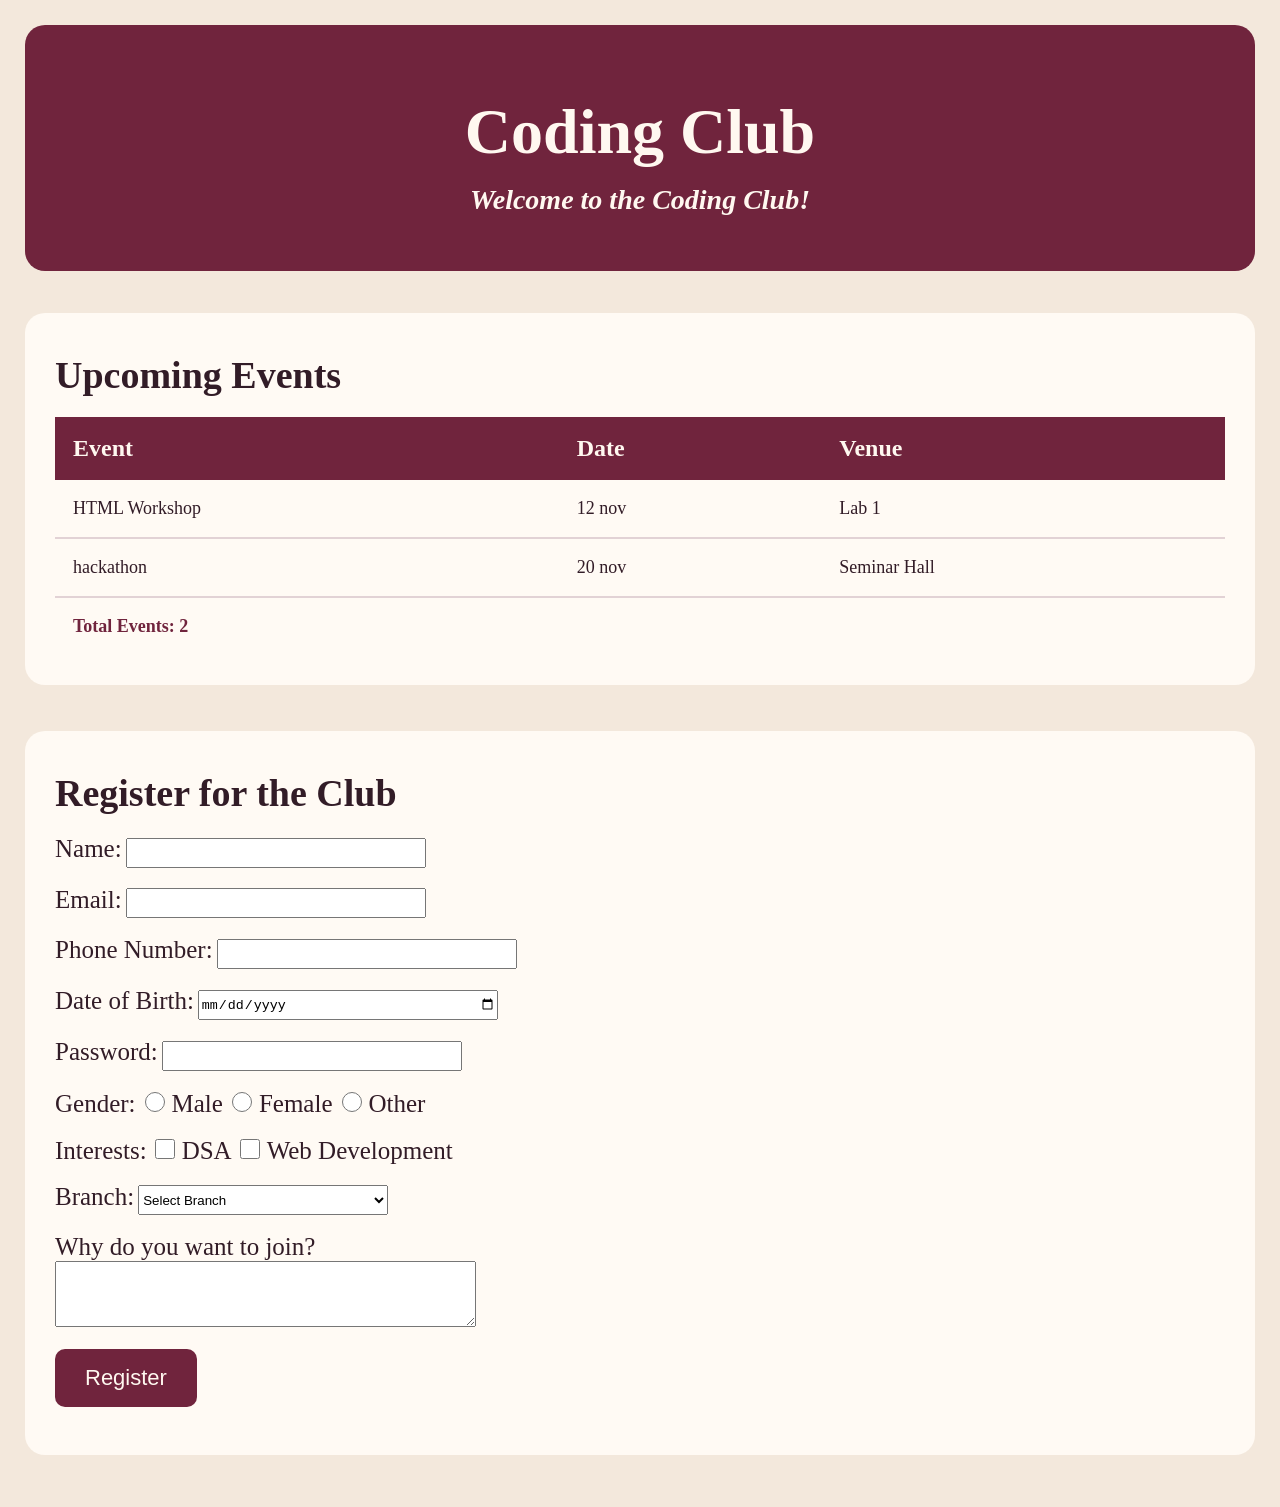
<file: Projects/clubEvent-Week-3,4/clubEvent.html>
<!DOCTYPE html>
<html lang="en">
<head>
    <meta charset="UTF-8">
    <meta name="viewport" content="width=device-width, initial-scale=1.0">
    <title>Document</title>
    <link rel="stylesheet" href="clubEvent.css">
    <link rel="icon" href="./icon.png">
</head>
<body>
    
    <header class="hero">
        <h1 class = "heading">Coding Club</h1>
        <em class="quote">Welcome to the Coding Club!</em>
    </header>
    <br>
    <div class="blockBg">
        <h2 class="upcomingEvent">Upcoming Events</h2>
        <table class="table">
            <tr>
                <th>Event</th>
                <th>Date</th>
                <th>Venue</th>
            </tr>
            <tbody>
            <tr>
                <td>HTML Workshop</td>
                <td>12 nov</td>
                <td>Lab 1</td>
            </tr>
            <tr>
                <td>hackathon</td>
            <td>20 nov</td>
            <td>Seminar Hall</td>
            </tr>
            </tbody>
            <tfoot>
                <tr>
                    <td colspan="3">Total Events: 2</td>
                </tr>
            </tfoot>
        </table>
    </div>
    <br>
    <div class="blockBg">
        <h2 class="upcomingEvent">Register for the Club</h2>
    <form action="submit" method="post">
        <label for="name">Name:</label>
        <input type="text" id="name" name="name" required><br><br>

        <label for="email">Email:</label>
        <input type="email" id="email" name="email" required><br><br>

        <label for="phone">Phone Number:</label>
        <input type="tel" id="phone" name="phone" required><br><br>

        <label for="dob">Date of Birth:</label>
        <input type="date" id="dob" name="dob" required><br><br>

        <label for="password">Password:</label>
        <input type="password" id="password" name="password" required><br><br>

        <label for="Gender">Gender:</label>

        <input type="radio" id="tickBox" name="gender" value="male" required >
        <label for="male">Male</label>

        <input type="radio" id="tickBox" name="gender" value="female" required>
        <label for="female">Female</label>

        <input type="radio" id="tickBox" name="gender" value="other" required>
        <label for="other">Other</label><br><br>

        
    
        
        <label for="interest">Interests:</label>
        <input type="checkbox" id="tickBox" name="interests" value="DSA">
        <label for="DSA">DSA</label>
        <input type="checkbox" id="tickBox" name="interests" value="Web">
        <label for="Web">Web Development</label><br><br>

        <label for="branch" >Branch:</label>
        <select id="branch" name="branch" required>
            <option value="" selected disabled>Select Branch</option>
            <option value="CSE">CSE</option>
            <option value="BCA">BCA</option>
            <option value="Electrical Engineering">Electrical Engineering</option>
            <option value="Mechanical Engineering">Mechanical Engineering</option>
            <option value="Civil Engineering">Civil Engineering</option>
            <option value="BBA">BBA</option>
        </select><br><br>

        <label for="description">Why do you want to join?</label><br>
        <textarea id="description" name="description" rows="4" cols="50" required></textarea><br><br>

        <button type="submit">Register</button><br><br>
        
    </form>    
    </div>
</body>
</html>
</file>
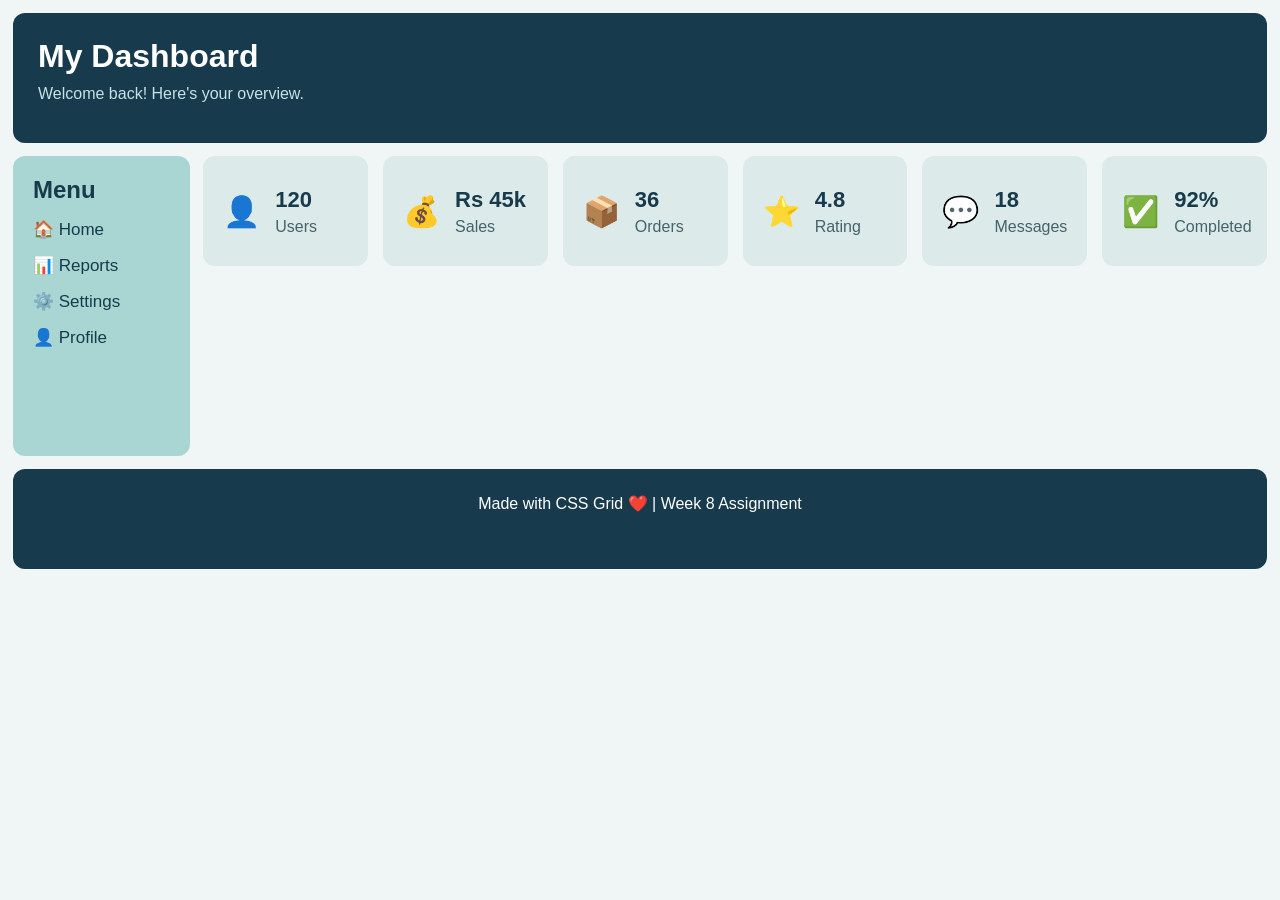
<file: Projects/Dashboard-Week-8/dashboard.html>
<!DOCTYPE html>
<html lang="en">
<head>
    <meta charset="UTF-8">
    <meta name="viewport" content="width=device-width, initial-scale=1.0">
    <title>My Dashboard</title>
    <link rel="stylesheet" href="Dashboard.css">
</head>
<body>

    <div class="dashboard">

        <!-- Top Header -->
        <header class="header">
            <h1>My Dashboard</h1>
            <p>Welcome back! Here's your overview.</p>
        </header>

        <!-- Side Menu -->
        <aside class="sidebar">
            <h2>Menu</h2>
            <ul>
                <li><a href="#">🏠 Home</a></li>
                <li><a href="#">📊 Reports</a></li>
                <li><a href="#">⚙️ Settings</a></li>
                <li><a href="#">👤 Profile</a></li>
            </ul>
        </aside>

        <!-- Main Dashboard Area -->
        <main class="main">

            <div class="card">
                <span class="icon">👤</span>
                <div class="card-info">
                    <h3>120</h3>
                    <p>Users</p>
                </div>
            </div>

            <div class="card">
                <span class="icon">💰</span>
                <div class="card-info">
                    <h3>Rs 45k</h3>
                    <p>Sales</p>
                </div>
            </div>

            <div class="card">
                <span class="icon">📦</span>
                <div class="card-info">
                    <h3>36</h3>
                    <p>Orders</p>
                </div>
            </div>

            <div class="card">
                <span class="icon">⭐</span>
                <div class="card-info">
                    <h3>4.8</h3>
                    <p>Rating</p>
                </div>
            </div>

            <div class="card">
                <span class="icon">💬</span>
                <div class="card-info">
                    <h3>18</h3>
                    <p>Messages</p>
                </div>
            </div>

            <div class="card">
                <span class="icon">✅</span>
                <div class="card-info">
                    <h3>92%</h3>
                    <p>Completed</p>
                </div>
            </div>

        </main>

        <!-- Footer -->
        <footer class="footer">
            <p>Made with CSS Grid ❤️ | Week 8 Assignment</p>
        </footer>

    </div>

</body>
</html>
</file>
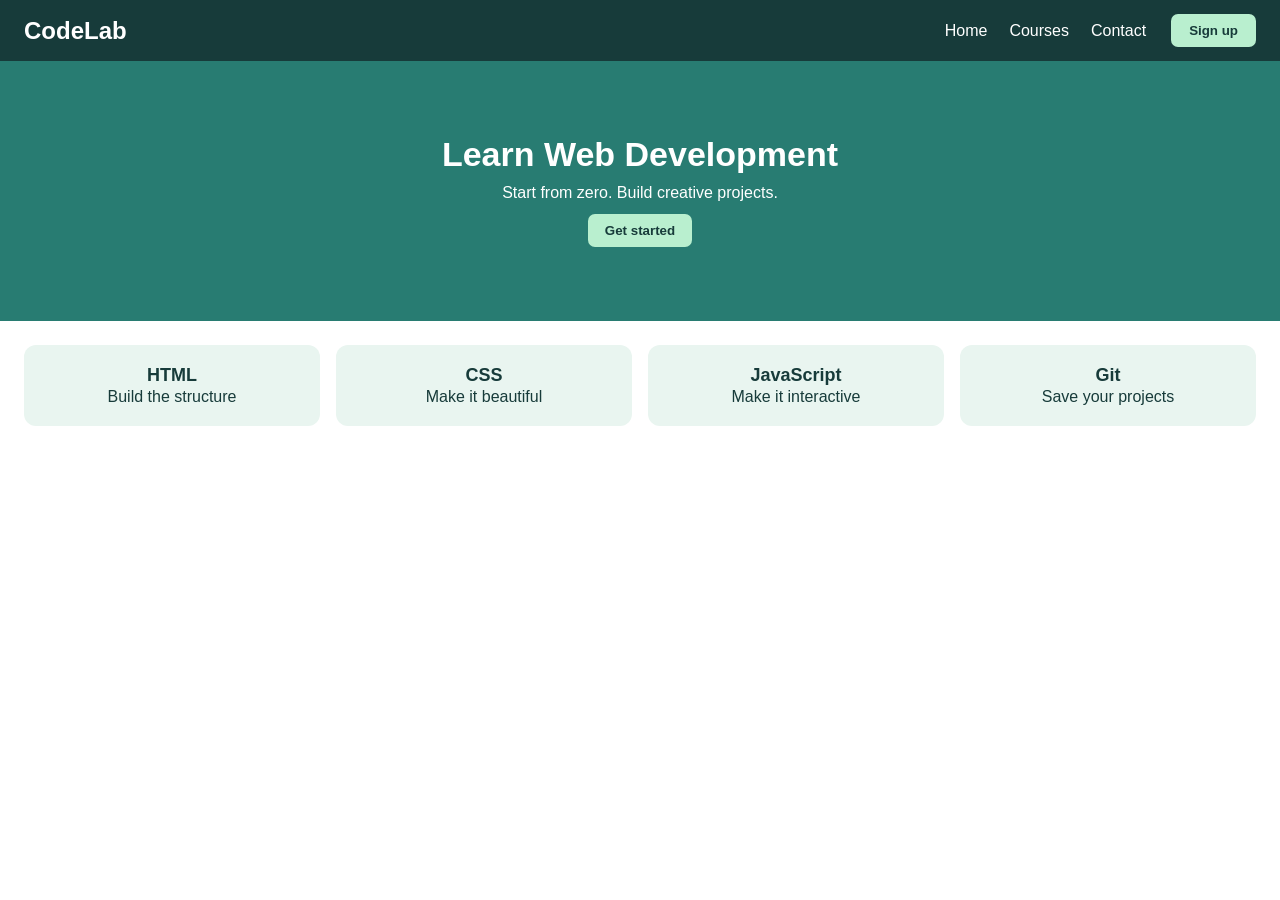
<file: Projects/landingPage-Week-7/landingPage.html>
<!DOCTYPE html>
<html lang="en">
<head>
    <meta charset="UTF-8">
    <meta name="viewport" content="width=device-width, initial-scale=1.0">
    <title>CodeLab - Web Development</title>
    <link rel="stylesheet" href="landingPage.css">
</head>
<body>

    <!-- 7.1 Navbar -->
    <nav class="navbar">

        <h2 class="logo">CodeLab</h2>

        <div class="nav-right">
            <div class="nav-links">
                <a href="#">Home</a>
                <a href="#">Courses</a>
                <a href="#">Contact</a>
            </div>

            <button class="signup-btn">Sign up</button>
        </div>

    </nav>

    <!-- 7.2 Banner -->
    <section class="hero">

        <h1>Learn Web Development</h1>

        <p>Start from zero. Build creative projects.</p>

        <button class="start-btn">Get started</button>

    </section>

    <!-- 7.3 Cards -->
    <section class="courses">

        <div class="course-card">
            <h3>HTML</h3>
            <p>Build the structure</p>
        </div>

        <div class="course-card">
            <h3>CSS</h3>
            <p>Make it beautiful</p>
        </div>

        <div class="course-card">
            <h3>JavaScript</h3>
            <p>Make it interactive</p>
        </div>

        <div class="course-card">
            <h3>Git</h3>
            <p>Save your projects</p>
        </div>

    </section>

</body>
</html>
</file>
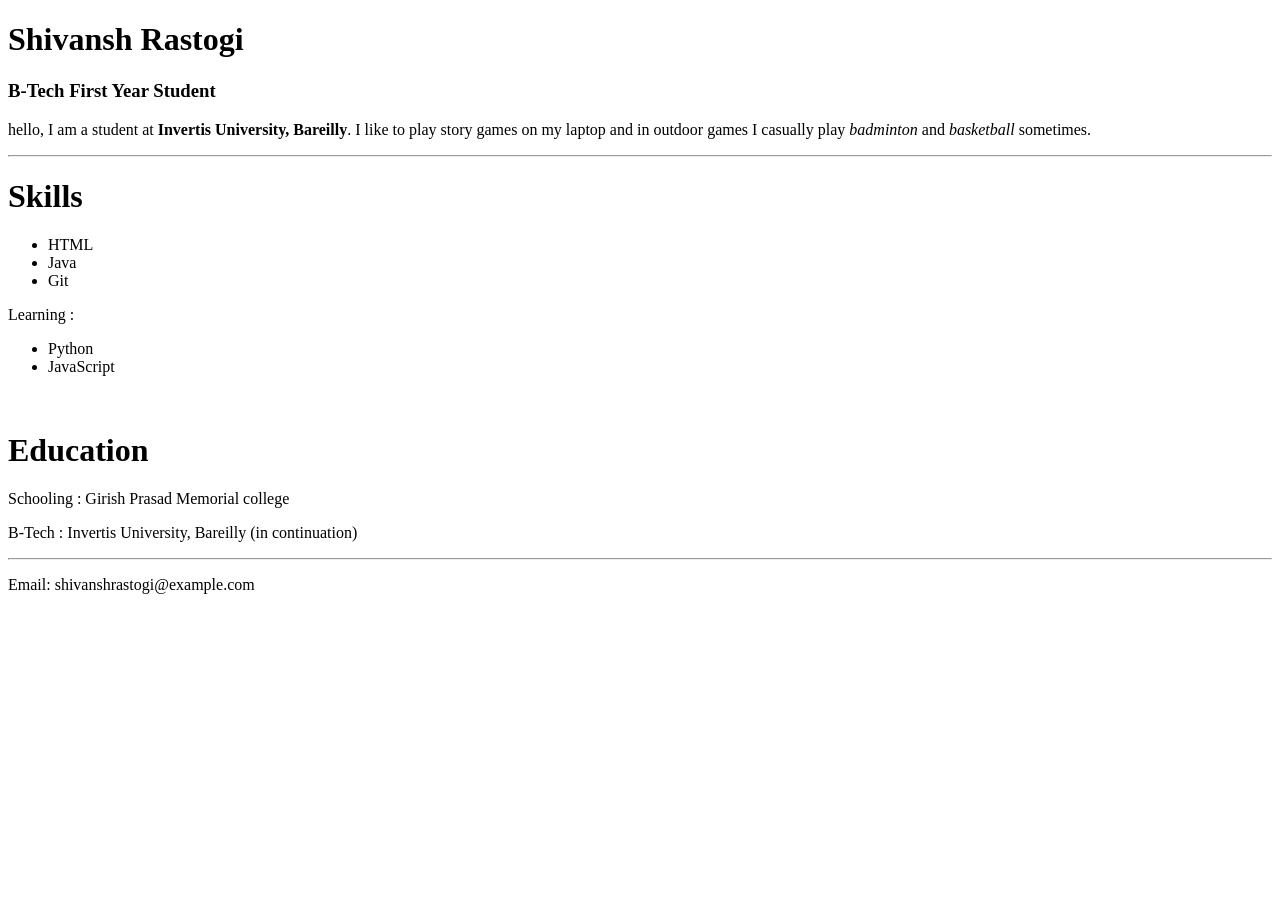
<file: Projects/myResume-Week-2/MyResumePage.html>
<!DOCTYPE html>
    <html lang="en">
    <head>
        <meta charset="UTF-8">
        <meta name="viewport" content="width=device-width, initial-scale=1.0">
        <title>Shivansh Rastogi - Resume</title>
    </head>
    <body>
        <h1>Shivansh Rastogi</h1>
        <h3>B-Tech First Year Student</h3>
        <p>hello, I am a student at <strong>Invertis University, Bareilly</strong>. I like to play story games on my laptop and in outdoor games I casually play <em>badminton</em> and <em>basketball</em> sometimes.</p>
            <hr>
        <div class="skills" >
            <h1>Skills</h1>
            <ul>
                <li>HTML</li>
                <li>Java</li>
                <li>Git</li>
            </ul>
            <caption>Learning :</caption>
            <ul>
                <li>Python</li>
                <li>JavaScript</li>
            </ul>
        </div>
        <br>
        <div class="education">
            <h1>Education</h1>
            <p>Schooling : Girish Prasad Memorial college</p>
            <p>B-Tech : Invertis University, Bareilly (in continuation)</p>
        </div>
        <hr>
        <p>Email: shivanshrastogi@example.com</p>
    </body>
</html>
</file>
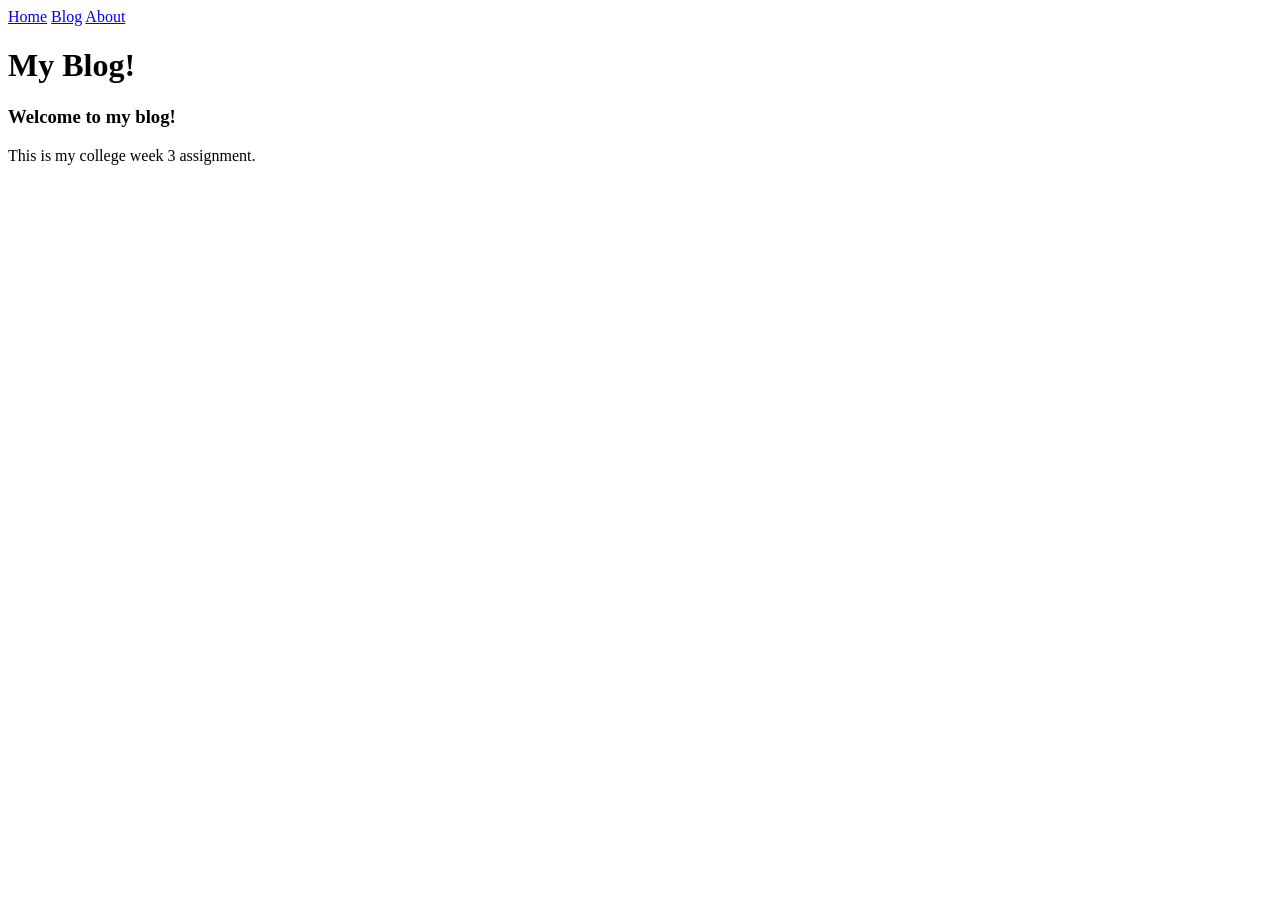
<file: Projects/Portfolio-week-3/blog.html>
<!DOCTYPE html>
<html lang="en">
<head>
    <meta charset="UTF-8">
    <meta name="viewport" content="width=device-width, initial-scale=1.0">
    <title>Blog</title>
</head>
<body>
    <nav>
        <a href="./Index.html">Home</a>
        <a href="./blog.html">Blog</a>
        <a href="./about.html">About</a>
    </nav>
    <main>
        <h1>My Blog!</h1>
        <h3>Welcome to my blog!</h3>
        <p>This is my college week 3 assignment.</p>
    </main>
</body>
</html>
</file>
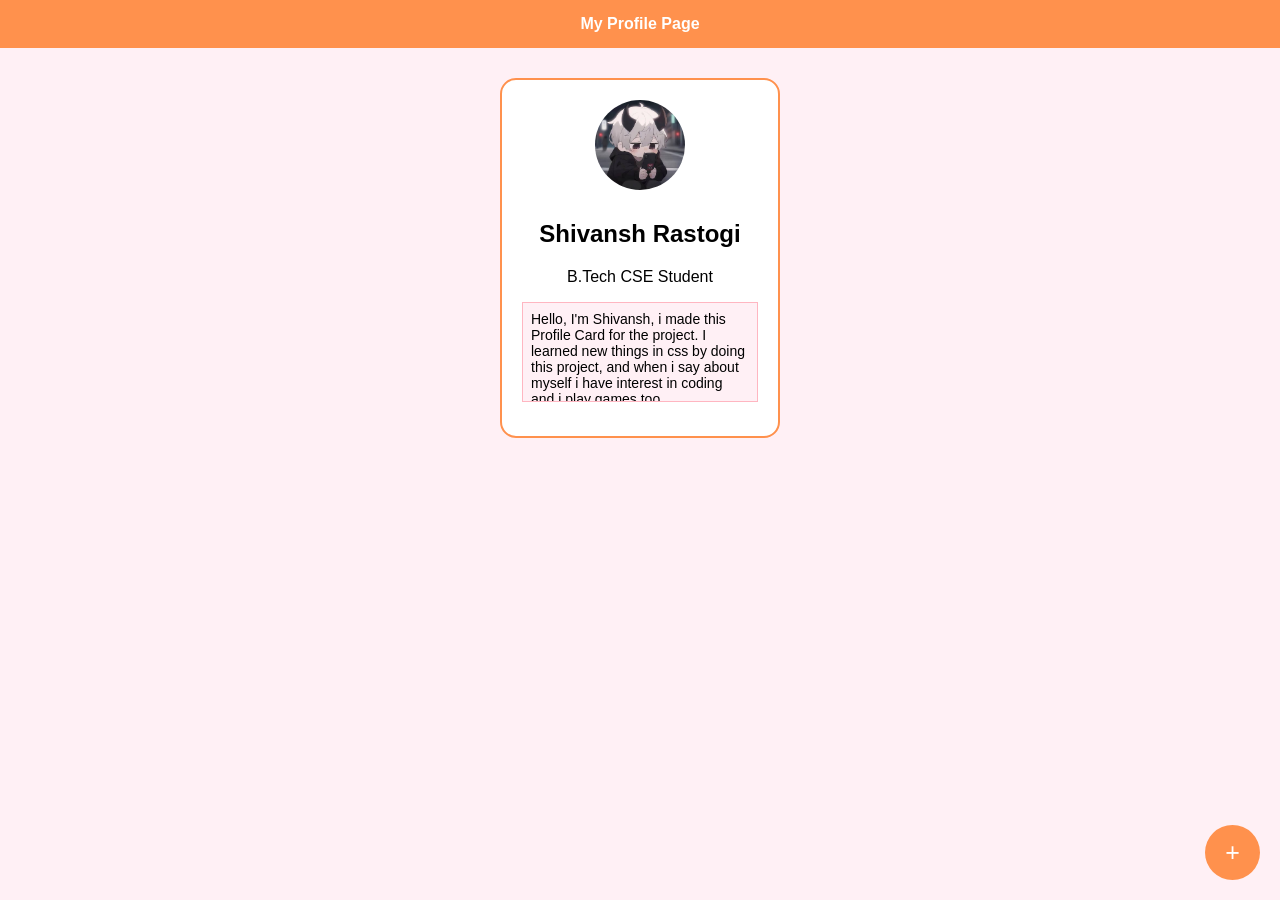
<file: Projects/profileCard-Week-5,6/profileCard.html>
<!DOCTYPE html>
<html lang="en">
<head>
    <meta charset="UTF-8">
    <meta name="viewport" content="width=device-width, initial-scale=1.0">
    <title>Profile Card</title>
    <link rel="StyleSheet" href="./profileCard.css">
</head>
<body>

    <div class="top-bar">
        My Profile Page
    </div>

    <div class="container">

        <div class="profile-card">

            <div class="avatar">
                <img src="profile.jpg" alt="My Profile Photo">
            </div>

            <h2>Shivansh Rastogi</h2>

            <p>B.Tech CSE Student</p>

            <div class="bio">
                <p>Hello, I'm Shivansh, i made this Profile Card for the project. I learned new things in css by doing this project, and when i say about myself i have interest in coding and i play games too.</p>
            </div>

        </div>

    </div>

    <button class="add-button">+</button>

</body>
</html>
</file>
<file: Projects/clubEvent-Week-3,4/clubEvent.css>
* {
    box-sizing: border-box;
}

body {
    margin: 0;
    padding: 25px;
    background-color: #f3e8dc;
    color: #321c27;
    font-family: Georgia, "Times New Roman", serif;
}

.hero {
    background-color: #70243d;
    color: #fff8f0;
    text-align: center;
    padding: 55px 20px;
    border-radius: 20px;
    margin-bottom: 24px;
}

.heading {
    font-size: 64px;
    margin: 15px 0;
}

.quote {
    font-size: 28px;
    font-weight: bold;
    margin: 20px 0;
}

.blockBg {
    background-color: #fffaf4;
    padding: 30px;
    border-radius: 20px;
    margin-bottom: 28px;
}

.upcomingEvent {
    font-size: 38px;
    margin: 10px 0 20px;
    color: #321c27;
}

.table {
    width: 100%;
    border-collapse: collapse;
    font-size: 18px;
}

.table th {
    background-color: #70243d;
    color: #fff8f0;
    text-align: left;
    padding: 18px;
    font-size: 24px;
}

.table td {
    padding: 18px;
    border-bottom: 2px solid #e2d2d5;

}

.table tbody tr:hover {
    background-color: #f8eee9;
}

.table tfoot td {
    color: #70243d;
    font-weight: bold;
    border-bottom: none;
}

form {
    max-width: 600px;
    margin-left: 0;
}

label {
    margin-bottom: 10px;
    font-size: 25px;
}

input {
    width : 300px;
    height : 30px;
}

#tickBox{
    width: 20px;
    height: 20px;
}

#branch{
    width:250px;
    height:30px;
}

button {
    background-color: #70243d;
    color: #fff8f0;
    border: none;
    border-radius: 10px;
    padding: 16px 30px;
    font-size: 22px;
    cursor: pointer;
}

button:hover {
    background-color: #51172d;
}
.footer {
    text-align: center;
    padding: 12px;
    color: #70243d;
    font-size: 16px;
}
</file>
<file: Projects/Dashboard-Week-8/Dashboard.css>
/* Basic Reset */
* {
    margin: 0;
    padding: 0;
    box-sizing: border-box;
}

/* Page Styling */
body {
    font-family: Arial, sans-serif;
    background-color: #f0f5f5;
    padding: 13px;
}

/* Main Dashboard Grid */
.dashboard {
    display: grid;

    grid-template-columns: 1fr 6fr;

    grid-template-areas:
        "head head"
        "side main"
        "foot foot";

    gap: 13px;
}

/* Header */
.header {
    grid-area: head;
    background-color: #173b4d;
    color: white;
    padding: 25px;
    border-radius: 12px;
    min-height: 130px;
}

.header h1 {
    margin-bottom: 10px;
}

.header p {
    color: #c5e2e5;
}

/* Sidebar */
.sidebar {
    grid-area: side;
    background-color: #a9d6d2;
    padding: 20px;
    border-radius: 12px;
    min-height: 300px;
}

.sidebar h2 {
    margin-bottom: 15px;
    color: #173b4d;
}

.sidebar ul {
    list-style: none;
}

.sidebar li {
    margin: 15px 0;
}

.sidebar a {
    text-decoration: none;
    color: #173b4d;
    font-size: 17px;
}

/* Main Area */
.main {
    grid-area: main;

    display: grid;

    grid-template-columns:
        repeat(auto-fit, minmax(150px, 1fr));

    gap: 15px;

    align-content: start;
}

/* Dashboard Cards */
.card {
    background-color: #dcebea;
    padding: 20px;
    border-radius: 12px;
    min-height: 110px;

    /* Flexbox inside each card */
    display: flex;
    align-items: center;
    gap: 15px;

    transition: 0.3s;
}

.card:hover {
    background-color: #c3e0dc;
    transform: translateY(-4px);
}

.icon {
    font-size: 30px;
}

.card-info h3 {
    color: #173b4d;
    font-size: 22px;
}

.card-info p {
    color: #45636a;
    margin-top: 5px;
}

/* Footer */
.footer {
    grid-area: foot;
    background-color: #173b4d;
    color: white;
    text-align: center;
    padding: 25px;
    border-radius: 12px;
    min-height: 100px;
}

/* Responsive Design */
@media (max-width: 600px) {

    .dashboard {
        grid-template-columns: 1fr;

        grid-template-areas:
            "head"
            "side"
            "main"
            "foot";
    }

    .sidebar {
        min-height: auto;
    }

}
</file>
<file: Projects/landingPage-Week-7/landingPage.css>
* {
    margin: 0;
    padding: 0;
    box-sizing: border-box;
    font-family: Arial, sans-serif;
}

body {
    background-color: #ffffff;
}

/* 7.1 NAVBAR */
.navbar {
    display: flex;
    justify-content: space-between;
    align-items: center;
    background-color: #173b3a;
    color: white;
    padding: 14px 24px;
}

.logo {
    font-size: 24px;
}

.nav-right {
    display: flex;
    align-items: center;
    gap: 25px;
}

.nav-links {
    display: flex;
    gap: 22px;
}

.nav-links a {
    text-decoration: none;
    color: white;
    font-size: 16px;
}

.signup-btn {
    background-color: #b9efcf;
    color: #173b3a;
    border: none;
    padding: 9px 18px;
    border-radius: 7px;
    font-weight: bold;
    cursor: pointer;
}

/* 7.2 HERO BANNER */
.hero {
    height: 260px;
    background-color: #287c72;
    color: white;

    display: flex;
    flex-direction: column;
    justify-content: center;
    align-items: center;

    text-align: center;
    padding: 20px;
}

.hero h1 {
    font-size: 34px;
    margin-bottom: 10px;
}

.hero p {
    font-size: 16px;
    margin-bottom: 12px;
}

.start-btn {
    background-color: #b9efcf;
    color: #173b3a;
    border: none;
    padding: 9px 17px;
    border-radius: 7px;
    font-weight: bold;
    cursor: pointer;
}

/* 7.3 COURSES CARDS */
.courses {
    display: flex;
    flex-wrap: wrap;
    gap: 16px;
    padding: 24px;
}

.course-card {
    flex: 1 1 200px;
    background-color: #e9f5f0;
    color: #173b3a;
    text-align: center;
    padding: 20px 10px;
    border-radius: 12px;
}

.course-card h3 {
    font-size: 18px;
    margin-bottom: 2px;
}

.course-card p {
    font-size: 16px;
}

/* 7.5 RESPONSIVE DESIGN */
@media (max-width: 600px) {

    .navbar {
        padding: 12px;
    }

    .nav-right {
        gap: 10px;
    }

    .nav-links {
        gap: 10px;
    }

    .nav-links a {
        font-size: 13px;
    }

    .logo {
        font-size: 19px;
    }

    .signup-btn {
        padding: 7px 10px;
        font-size: 12px;
    }

    .hero h1 {
        font-size: 26px;
    }

    .courses {
        padding: 16px;
    }
}
</file>
<file: Projects/profileCard-Week-5,6/profileCard.css>
* {
    box-sizing: border-box;
}

body {
    margin: 0;
    font-family: Arial, sans-serif;
    background-color: #fff0f5;
}

.top-bar {
    background-color: #ff914d;
    color: white;
    text-align: center;
    padding: 15px;
    top: 0;
    font-weight: Bold;
}

.container {
    display: flex;
    justify-content: center;
    padding: 30px;
}

.profile-card {
    width: 280px;
    padding: 20px;
    border: 2px solid #ff914d;
    border-radius: 16px;
    background-color: white;
    text-align: center;
}

.avatar {
    width: 90px;
    height: 90px;
    border-radius: 50%;
    margin: 0 auto 30px;
    overflow: hidden;
    background-color: #ffb6c1;
}

.avatar img {
    width: 100%;
    height: 100%;
    object-fit: cover;
}

.bio p{
    height: 100px;
    overflow: auto;
    border: 1px solid #ffb6c1;
    background-color: #fff0f5;
    padding: 8px;
    text-align: left;
    font-size: 14px;
}

.add-button {
    width: 55px;
    height: 55px;
    border-radius: 50%;
    background-color: #ff914d;
    color: white;
    border: none;
    font-size: 25px;

    position: fixed;
    bottom: 20px;
    right: 20px;
    z-index: 20;
}
</file>
